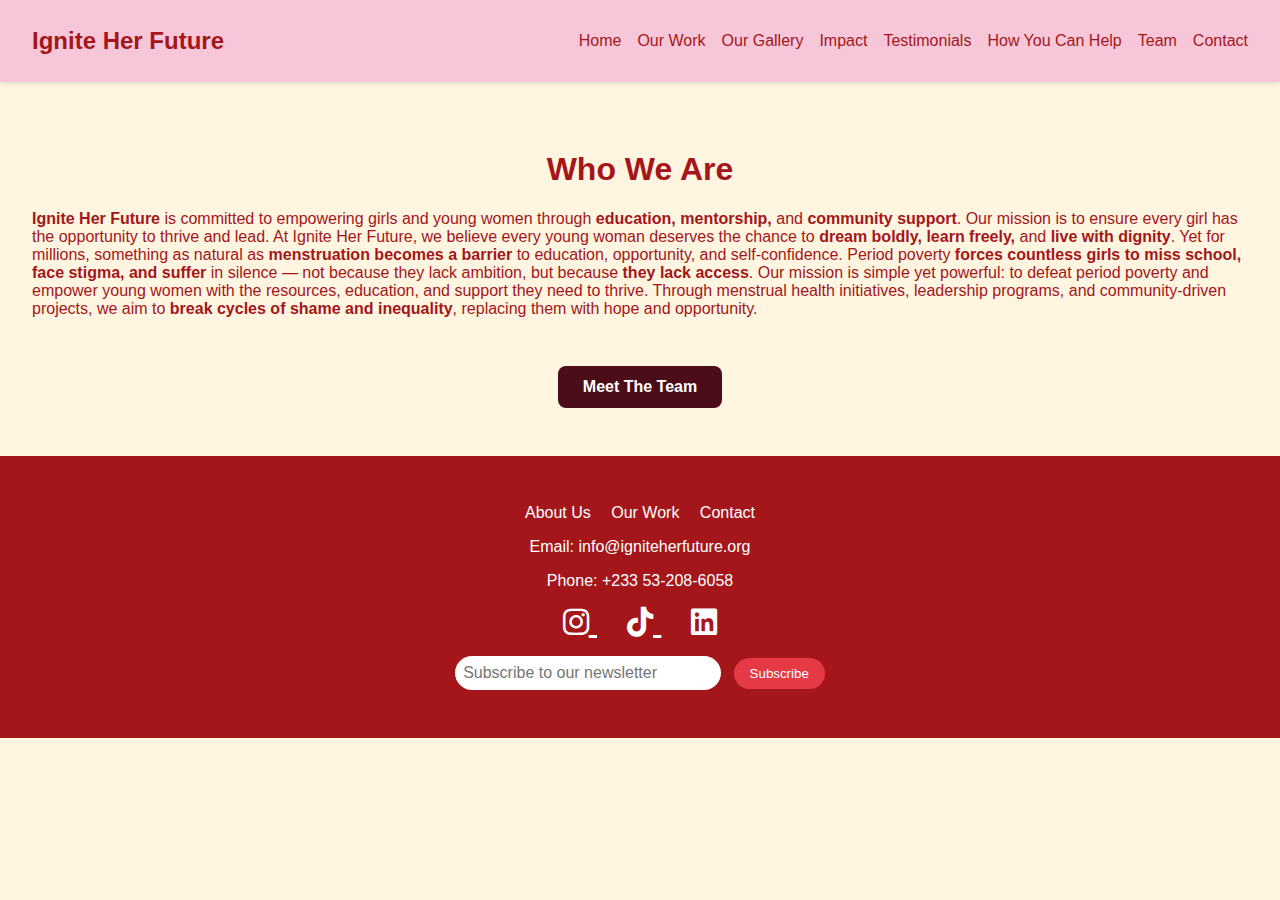
<file: about.html>
<!DOCTYPE html>
<html lang="en">
<head>
  <meta charset="UTF-8" />
  <meta name="viewport" content="width=device-width, initial-scale=1.0" />
  <title>About Us - Ignite Her Future</title>
    <link rel="icon" type="image/x-icon" href="favicon.png.jpg">
  <link rel="stylesheet" href="styles.css" />
  <link rel="stylesheet" href="https://cdnjs.cloudflare.com/ajax/libs/font-awesome/6.4.0/css/all.min.css" />
</head>
<body>
  <header class="header">
    <div class="logo">Ignite Her Future</div>
    <nav class="nav">
      <ul>
        <li><a href="index.html">Home</a></li>
        <li><a href="work.html">Our Work</a></li>
        <li><a href="gallery.html">Our Gallery</a></li>
        <li><a href="impact.html">Impact</a></li>
        <li><a href="testimonials.html">Testimonials</a></li>
        <li><a href="help.html">How You Can Help</a></li>
        <li><a href="meettheteam.html">Team</a></li>
        <li><a href="contact.html">Contact</a></li>
      </ul>
    </nav>
  </header>

  <main>
    <section style="padding: 3rem 2rem; text-align: center;">
      <h1>Who We Are</h1>
      <p class="weare">
        <b>Ignite Her Future</b> is committed to empowering girls and young women through <b>education, mentorship,</b> and <b>community support</b>. Our mission is to ensure every girl has the opportunity to thrive and lead.
        At Ignite Her Future, we believe every young woman deserves the chance to <b>dream boldly, learn freely,</b> and <b>live with dignity</b>. Yet for millions, something as natural as <b>menstruation becomes a barrier</b> to education, opportunity, and self-confidence. Period poverty <b>forces countless girls to miss school, face stigma, and suffer</b> in silence — not because they lack ambition, but because <b>they lack access</b>.

Our mission is simple yet powerful: to defeat period poverty and empower young women with the resources, education, and support they need to thrive. Through menstrual health initiatives, leadership programs, and community-driven projects, we aim to <b>break cycles of shame and inequality</b>, replacing them with hope and opportunity.
      </p>
      <a class="btn-link" href="meettheteam.html">Meet The Team</a>
    </section>
  </main>
  
  <footer>
    <div class="footer-links">
      <a href="about.html">About Us</a>
      <a href="work.html">Our Work</a>
      <a href="contact.html">Contact</a>
    </div>
    <div class="footer-contact">
      <p>Email: info@igniteherfuture.org</p>
      <p>Phone: +233 53-208-6058</p>
    </div>

    <div class="social-media">
      <a href="https://www.instagram.com/igniteherfuture._" target="_blank" style="margin:0 15px; color:white; font-size:30px;">
        <i class="fab fa-instagram"></i>
      </a>
      <a href="https://www.tiktok.com/@igniteherfuture._" target="_blank" style="margin:0 15px; color:white; font-size:30px;">
        <i class="fab fa-tiktok"></i>
      </a>
      <a href="https://linkedin.com" target="_blank" style="margin:0 15px; color:white; font-size:30px;">
       <i class="fab fa-linkedin"></i>
      </a>
    </div>

    <div class="newsletter">
      <input type="email" placeholder="Subscribe to our newsletter" />
      <button>Subscribe</button>
    </div>
  </footer>

  <button id="scrollTopBtn" title="Go to top">↑ Top</button>
  <script src="script.js"></script>
</body>
</html>
</file>
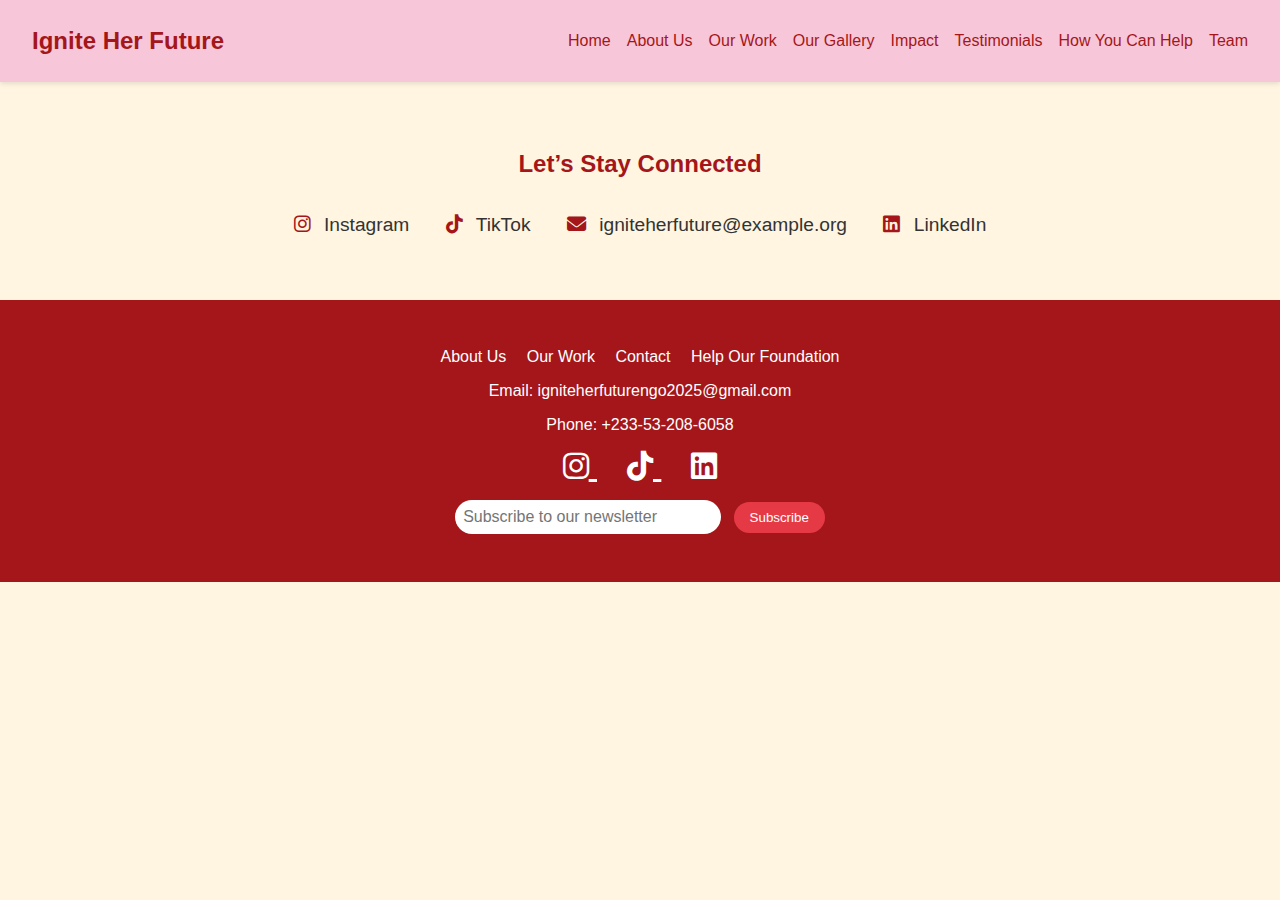
<file: contact.html>
<!DOCTYPE html>
<html lang="en">
<head>
  <meta charset="UTF-8" />
  <meta name="viewport" content="width=device-width, initial-scale=1.0"/>
  <title>Contact Us – Ignite Her Future</title>
  <link rel="icon" type="image/x-icon" href="favicon.png.jpg">
  <link rel="stylesheet" href="styles.css" />
  <link rel="stylesheet" href="https://cdnjs.cloudflare.com/ajax/libs/font-awesome/6.4.0/css/all.min.css" />
</head>
<body>
  <header class="header">
    <div class="logo">Ignite Her Future</div>
    <nav class="nav">
      <ul>
        <li><a href="index.html">Home</a></li>
        <li><a href="about.html">About Us</a></li>
        <li><a href="work.html">Our Work</a></li>
        <li><a href="gallery.html">Our Gallery</a></li>
        <li><a href="impact.html">Impact</a></li>
        <li><a href="testimonials.html">Testimonials</a></li>
        <li><a href="help.html">How You Can Help</a></li>
        <li><a href="meettheteam.html">Team</a></li>
      </ul>
    </nav>
  </header>

  <section class="contact-info">
    <h2>Let’s Stay Connected</h2>
    <div class="contact-icons">
      <a href="https://instagram.com/yourngo" target="_blank">
        <i class="fab fa-instagram"></i> Instagram
      </a>
      <a href="https://www.tiktok.com/@igniteherfuture._" target="_blank">
        <i class="fab fa-tiktok"></i> TikTok
      </a>
      <a href="mailto:igniteherfuture@example.org">
        <i class="fas fa-envelope"></i> igniteherfuture@example.org
      </a>
      <a href="https://linkedin.com/in/yourngo" target="_blank">
        <i class="fab fa-linkedin"></i> LinkedIn
      </a>
      
    </div>
  </section>

  <footer>
    <div class="footer-links">
      <a href="about.html">About Us</a>
      <a href="work.html">Our Work</a>
      <a href="contact.html">Contact</a>
      <a href="help.html">Help Our Foundation</a>
    </div>
    <div class="footer-contact">
      <p>Email: igniteherfuturengo2025@gmail.com</p>
      <p>Phone: +233-53-208-6058</p>
    </div>
    <div class="social-media">
      <a href="https://www.instagram.com/igniteherfuture._" target="_blank" style="margin:0 15px; color:white; font-size:30px;">
        <i class="fab fa-instagram"></i>
      </a>
      <a href="https://www.tiktok.com/@igniteherfuture._" target="_blank" style="margin:0 15px; color:white; font-size:30px;">
        <i class="fab fa-tiktok"></i>
      </a>
      <a href="https://linkedin.com" target="_blank" style="margin:0 15px; color:white; font-size:30px;">
       <i class="fab fa-linkedin"></i>
      </a>
    </div>
    
    <div class="newsletter">
      <input type="email" placeholder="Subscribe to our newsletter" />
      <button>Subscribe</button>
    </div>
  </footer>
</body>
</html>
</file>
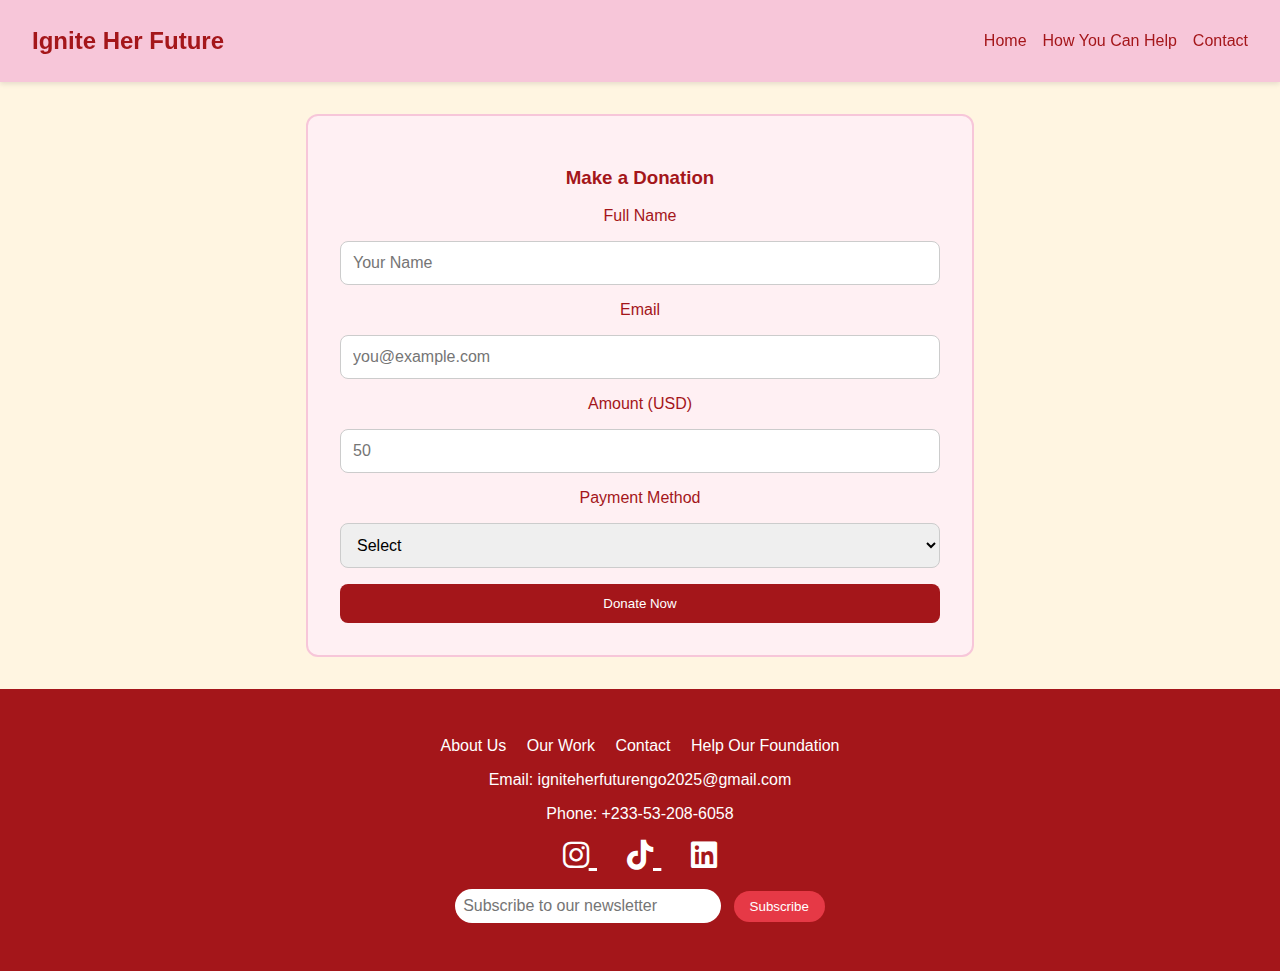
<file: donate.html>
<!DOCTYPE html>
<html lang="en">
<head>
  <meta charset="UTF-8" />
  <meta name="viewport" content="width=device-width, initial-scale=1.0"/>
  <title>Donate – Ignite Her Future</title>
  <link rel="icon" type="image/x-icon" href="favicon.png.jpg">
  <link rel="stylesheet" href="styles.css" />
  <link rel="stylesheet" href="https://cdnjs.cloudflare.com/ajax/libs/font-awesome/6.4.0/css/all.min.css" />
</head>
<body>
  <header class="header">
    <div class="logo">Ignite Her Future</div>
    <nav class="nav">
      <ul>
        <li><a href="index.html">Home</a></li>
        <li><a href="help.html">How You Can Help</a></li>
        <li><a href="contact.html">Contact</a></li>
      </ul>
    </nav>
  </header>

  <section class="donation-form">
    <h3>Make a Donation</h3>
    <form>
      <label>Full Name</label>
      <input type="text" placeholder="Your Name" required />
      <label>Email</label>
      <input type="email" placeholder="you@example.com" required />
      <label>Amount (USD)</label>
      <input type="number" placeholder="50" required />
      <label>Payment Method</label>
      <select required>
        <option value="">Select</option>
        <option>Credit Card</option>
        <option>PayPal</option>
      </select>
      <button type="submit">Donate Now</button>
    </form>
  </section>
  

 <footer>
    <div class="footer-links">
      <a href="about.html">About Us</a>
      <a href="work.html">Our Work</a>
      <a href="contact.html">Contact</a>
      <a href="help.html">Help Our Foundation</a>
    </div>
    <div class="footer-contact">
      <p>Email: igniteherfuturengo2025@gmail.com</p>
      <p>Phone: +233-53-208-6058</p>
    </div>

    <div class="social-media">
      <a href="https://www.instagram.com/igniteherfuture._" target="_blank" style="margin:0 15px; color:white; font-size:30px;">
        <i class="fab fa-instagram"></i>
      </a>
      <a href="https://www.tiktok.com/@igniteherfuture._" target="_blank" style="margin:0 15px; color:white; font-size:30px;">
        <i class="fab fa-tiktok"></i>
      </a>
      <a href="https://linkedin.com" target="_blank" style="margin:0 15px; color:white; font-size:30px;">
       <i class="fab fa-linkedin"></i>
      </a>
    </div>

    <div class="newsletter">
      <input type="email" placeholder="Subscribe to our newsletter" />
      <button>Subscribe</button>
    </div>
  </footer>
</body>
</html>
</file>
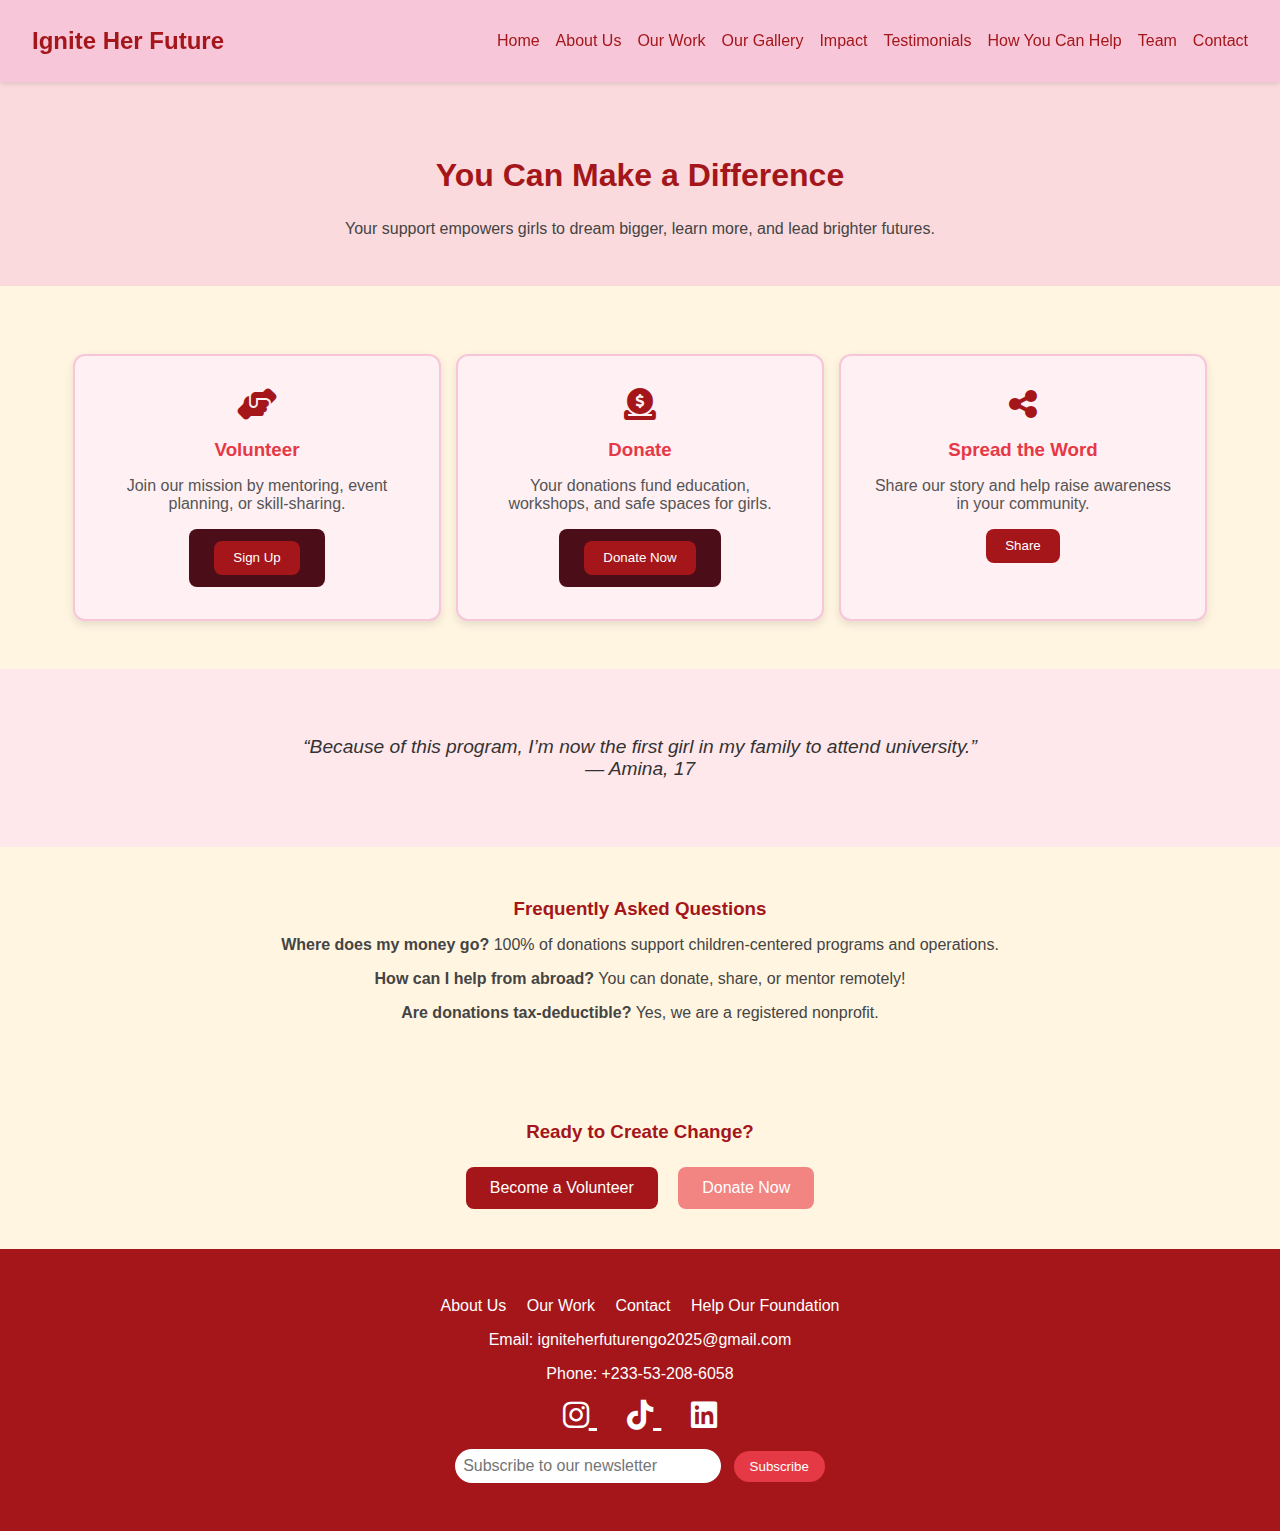
<file: help.html>
<!DOCTYPE html>
<html lang="en">
<head>
  <meta charset="UTF-8" />
  <meta name="viewport" content="width=device-width, initial-scale=1.0"/>
  <title>How You Can Help – Ignite Her Future</title>
  <link rel="icon" type="image/x-icon" href="favicon.jpg">
  <link rel="stylesheet" href="styles.css" />
  <link rel="stylesheet" href="https://cdnjs.cloudflare.com/ajax/libs/font-awesome/6.4.0/css/all.min.css" />
</head>
<body>
  <header class="header">
    <div class="logo">Ignite Her Future</div>
    <nav class="nav">
      <ul>
        <li><a href="index.html">Home</a></li>
        <li><a href="about.html">About Us</a></li>
        <li><a href="work.html">Our Work</a></li>
        <li><a href="gallery.html">Our Gallery</a></li>
        <li><a href="impact.html">Impact</a></li>
        <li><a href="testimonials.html">Testimonials</a></li>
        <li><a href="help.html" class="active">How You Can Help</a></li>
        <li><a href="meettheteam.html">Team</a></li>
        <li><a href="contact.html">Contact</a></li>
      </ul>
    </nav>
  </header>

  <section class="help-intro">
    <h2>You Can Make a Difference</h2>
    <p>Your support empowers girls to dream bigger, learn more, and lead brighter futures.</p>
  </section>

  <section class="help-options">
    <div class="option-card1"><i class="fas fa-hands-helping fa-2x"></i>
      <h3>Volunteer</h3>
      <p>Join our mission by mentoring, event planning, or skill-sharing.</p>
      <a href="https://docs.google.com/forms/d/e/1FAIpQLSfyHnaIdaJl4TY-Z1r2mdEFq7ZazXG79J9uMETobNzAiBgGTw/viewform?usp=header"><button>Sign Up</button></a>
    </div>
    <div class="option-card1"><i class="fas fa-donate fa-2x"></i>
      <h3>Donate</h3>
      <p>Your donations fund education, workshops, and safe spaces for girls.</p>
      <a href="donate.html"><button>Donate Now</button></a>
    </div>
    <div class="option-card1"><i class="fas fa-share-alt fa-2x"></i>
      <h3>Spread the Word</h3>
      <p>Share our story and help raise awareness in your community.</p>
      <button id="shareBtn">Share</button>

    </div>
  </section>

  <section class="impact-quote">
    <blockquote>
      “Because of this program, I’m now the first girl in my family to attend university.”<br>— Amina, 17
    </blockquote>
  </section>

  <section class="faq">
    <h3>Frequently Asked Questions</h3>
    <ul>
      <li><strong>Where does my money go?</strong> 100% of donations support children-centered programs and operations.</li>
      <li><strong>How can I help from abroad?</strong> You can donate, share, or mentor remotely!</li>
      <li><strong>Are donations tax-deductible?</strong> Yes, we are a registered nonprofit.</li>
    </ul>
  </section>

  <section class="cta-final">
    <h3>Ready to Create Change?</h3>
    <a href="https://docs.google.com/forms/d/e/1FAIpQLSfyHnaIdaJl4TY-Z1r2mdEFq7ZazXG79J9uMETobNzAiBgGTw/viewform?usp=header"><button class="cta-button">Become a Volunteer</button></a>
    <a href="donate.html"><button class="cta-button donate">Donate Now</button></a>
  </section>

  <!-- Share popup (HTML only) -->
<div id="sharePopup" class="share-popup">
  <button id="copyLink">Copy Link</button>
  <button id="shareWhatsApp">Share on WhatsApp</button>
  <button id="shareTwitter">Share on Twitter</button>
  <button id="shareFacebook">Share on Facebook</button>
  <button id="shareEmail">Share via Email</button>
</div>
  <script>
    const shareBtn = document.getElementById('shareBtn');
    const sharePopup = document.getElementById('sharePopup');
    const shareUrl = "https://igniteherfuture.org";
    const shareText = "Support Ignite Her Future!";

    shareBtn.addEventListener('click', (e) => {
      e.preventDefault();

      if (navigator.share) {
        // Use native share if available
        navigator.share({
          title: "Ignite Her Future",
          text: shareText,
          url: shareUrl
        }).catch(err => console.log("Share canceled:", err));
      } else {
        // Fallback popup
        sharePopup.classList.toggle('show');
        // Position popup below button
        const rect = shareBtn.getBoundingClientRect();
        sharePopup.style.left = rect.left + "px";
        sharePopup.style.top = rect.bottom + 5 + "px";
      }
    });

    document.getElementById('copyLink').addEventListener('click', () => {
      navigator.clipboard.writeText(shareUrl);
      alert("Link copied to clipboard!");
      sharePopup.classList.remove('show');
    });

    document.getElementById('shareWhatsApp').addEventListener('click', () => {
      window.open(`https://wa.me/?text=${encodeURIComponent(shareText + " " + shareUrl)}`, "_blank");
    });

    document.getElementById('shareTwitter').addEventListener('click', () => {
      window.open(`https://twitter.com/intent/tweet?text=${encodeURIComponent(shareText)}&url=${encodeURIComponent(shareUrl)}`, "_blank");
    });

    document.getElementById('shareFacebook').addEventListener('click', () => {
      window.open(`https://www.facebook.com/sharer/sharer.php?u=${encodeURIComponent(shareUrl)}`, "_blank");
    });

    document.getElementById('shareEmail').addEventListener('click', () => {
      window.location.href = `mailto:?subject=${encodeURIComponent("Ignite Her Future")}&body=${encodeURIComponent(shareText + " " + shareUrl)}`;
    });

    // Close popup when clicking outside
    document.addEventListener('click', (e) => {
      if (!sharePopup.contains(e.target) && e.target !== shareBtn) {
        sharePopup.classList.remove('show');
      }
    });
  </script>

  </div>

  <footer>
    <div class="footer-links">
      <a href="about.html">About Us</a>
      <a href="work.html">Our Work</a>
      <a href="contact.html">Contact</a>
      <a href="help.html">Help Our Foundation</a>
    </div>

    <div class="footer-contact">
      <p>Email: igniteherfuturengo2025@gmail.com</p>
      <p>Phone: +233-53-208-6058</p>
    </div>

    <div class="social-media">
      <a href="https://www.instagram.com/@igniteherfuture._" target="_blank" style="margin:0 15px; color:white; font-size:30px;">
        <i class="fab fa-instagram"></i>
      </a>
      <a href="https://www.tiktok.com/@igniteherfuture._" target="_blank" style="margin:0 15px; color:white; font-size:30px;">
        <i class="fab fa-tiktok"></i>
      </a>
      <a href="https://linkedin.com" target="_blank" style="margin:0 15px; color:white; font-size:30px;">
       <i class="fab fa-linkedin"></i>
      </a>
    </div>

    <div class="newsletter">
      <input type="email" placeholder="Subscribe to our newsletter" />
      <button>Subscribe</button>
    </div>
  </footer>
</body>
</html>
</file>
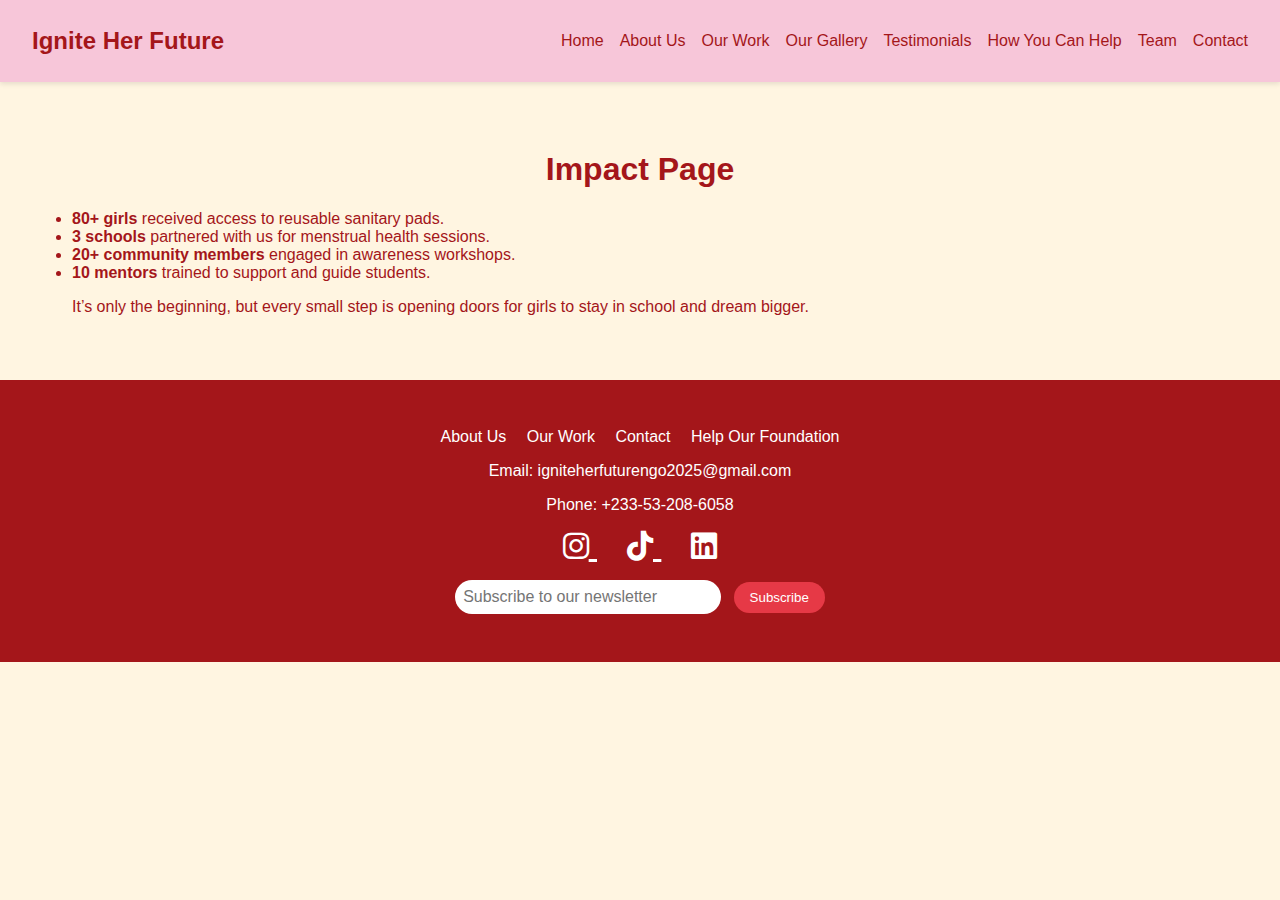
<file: impact.html>
<!DOCTYPE html>
<html lang="en">
<head>
  <meta charset="UTF-8" />
  <meta name="viewport" content="width=device-width, initial-scale=1.0" />
  <title>Impact Page – Ignite Her Future</title>
  <link rel="icon" type="image/x-icon" href="favicon.png.jpg">
  <link rel="stylesheet" href="styles.css" />
  <link rel="stylesheet" href="https://cdnjs.cloudflare.com/ajax/libs/font-awesome/6.4.0/css/all.min.css" />
</head>
<body>
  <header class="header">
    <div class="logo">Ignite Her Future</div>
    <nav class="nav">
      <ul>
        <li><a href="index.html">Home</a></li>
        <li><a href="about.html">About Us</a></li>
        <li><a href="work.html">Our Work</a></li>
        <li><a href="gallery.html">Our Gallery</a></li>
        <li><a href="testimonials.html">Testimonials</a></li>
        <li><a href="help.html">How You Can Help</a></li>
        <li><a href="meettheteam.html">Team</a></li>
        <li><a href="contact.html">Contact</a></li>
      </ul>
    </nav>
  </header>

  <main>
    <section style="padding: 3rem 2rem; text-align: center;">
      <h1>Impact Page</h1>     

      <ul class="impact">
        <li><strong>80+ girls</strong> received access to reusable sanitary pads.</li>
        <li><strong>3 schools</strong> partnered with us for menstrual health sessions.</li>
        <li><strong>20+ community members</strong> engaged in awareness workshops.</li>
        <li><strong>10 mentors</strong> trained to support and guide students.</li>
            <p class="note">It’s only the beginning, but every small step is opening doors for girls to stay in school and dream bigger.</p>

      </ul>

    </section>
  </main>

  <footer>
    <div class="footer-links">
      <a href="about.html">About Us</a>
      <a href="work.html">Our Work</a>
      <a href="contact.html">Contact</a>
      <a href="help.html">Help Our Foundation</a>
    </div>
    <div class="footer-contact">
      <p>Email: igniteherfuturengo2025@gmail.com</p>
      <p>Phone: +233-53-208-6058</p>
    </div>

    <div class="social-media">
      <a href="https://www.instagram.com/igniteherfuture._" target="_blank" style="margin:0 15px; color:white; font-size:30px;">
        <i class="fab fa-instagram"></i>
      </a>
      <a href="https://www.tiktok.com/@igniteherfuture._" target="_blank" style="margin:0 15px; color:white; font-size:30px;">
        <i class="fab fa-tiktok"></i>
      </a>
      <a href="https://linkedin.com" target="_blank" style="margin:0 15px; color:white; font-size:30px;">
       <i class="fab fa-linkedin"></i>
      </a>
    </div>

    <div class="newsletter">
      <input type="email" placeholder="Subscribe to our newsletter" />
      <button>Subscribe</button>
    </div>
  </footer>

  <button id="scrollTopBtn" title="Go to top">↑ Top</button>
  <script src="script.js"></script>
</body>
</html>
</file>
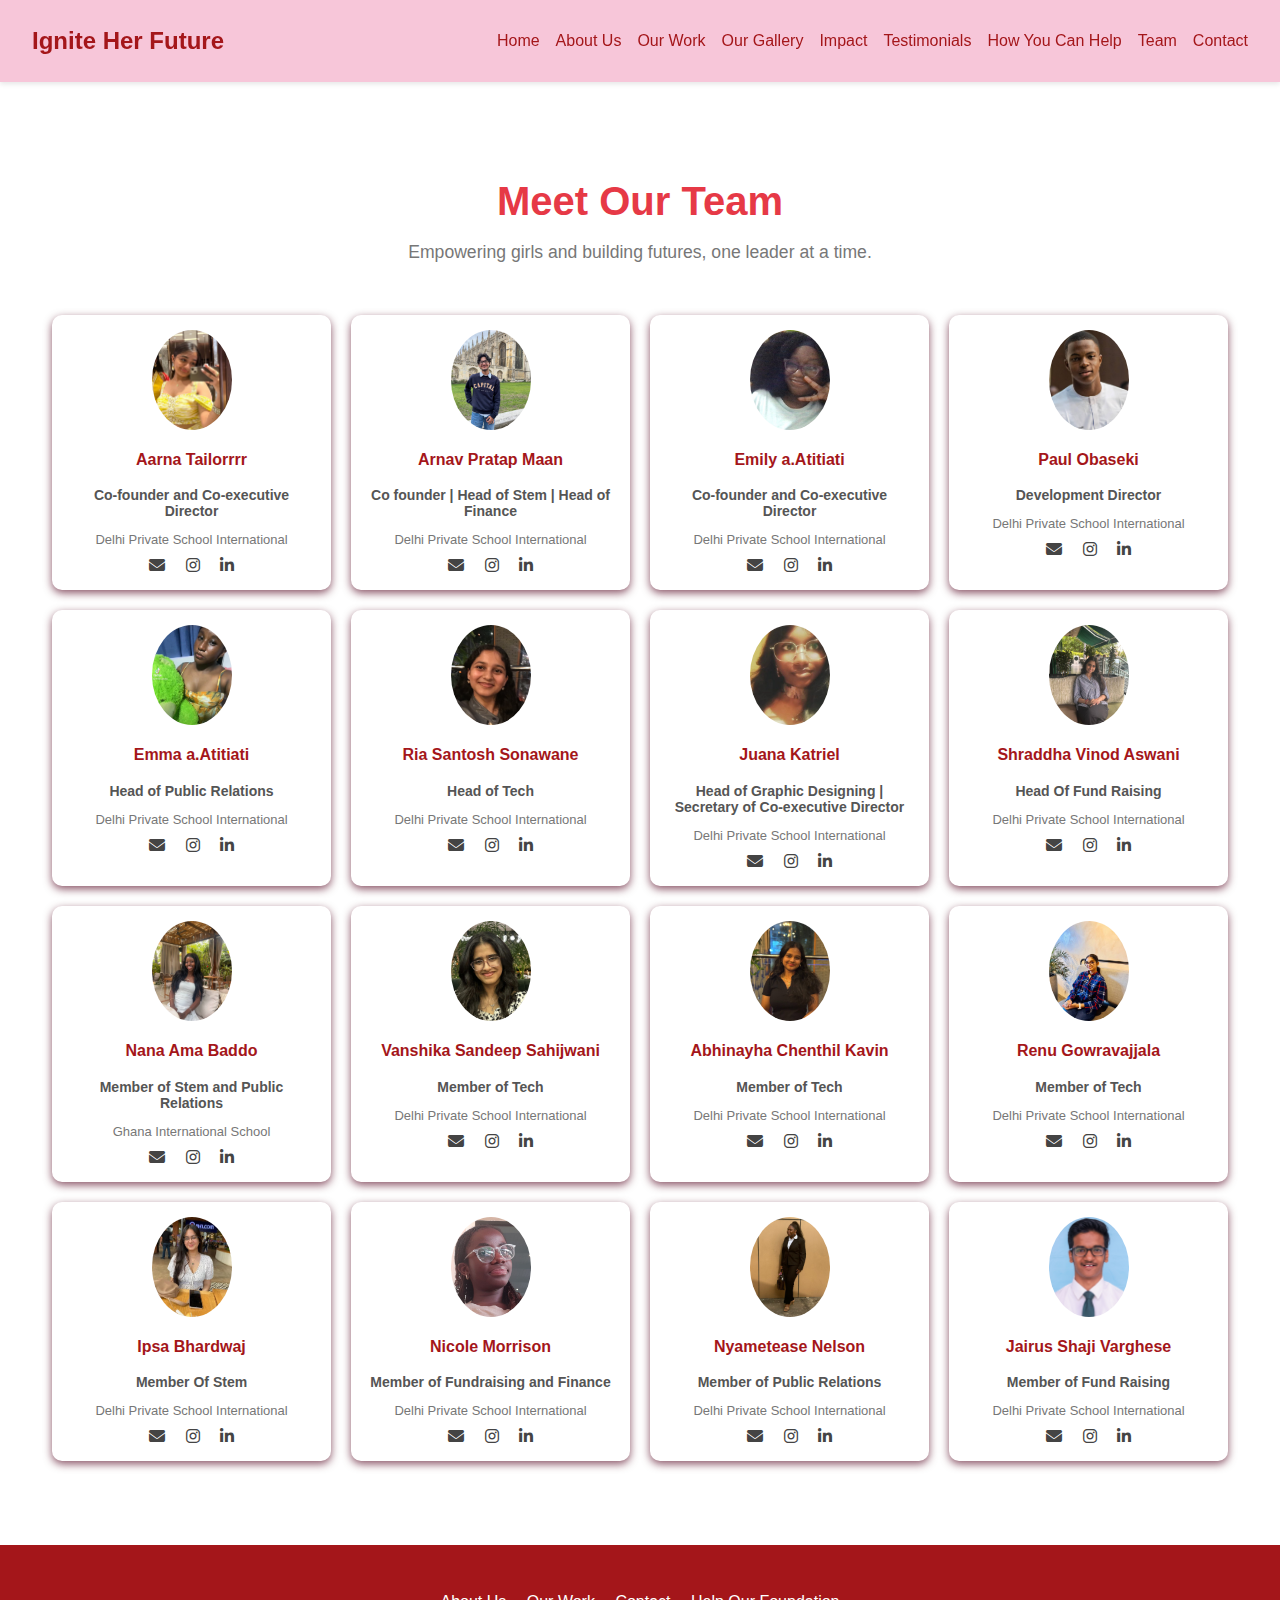
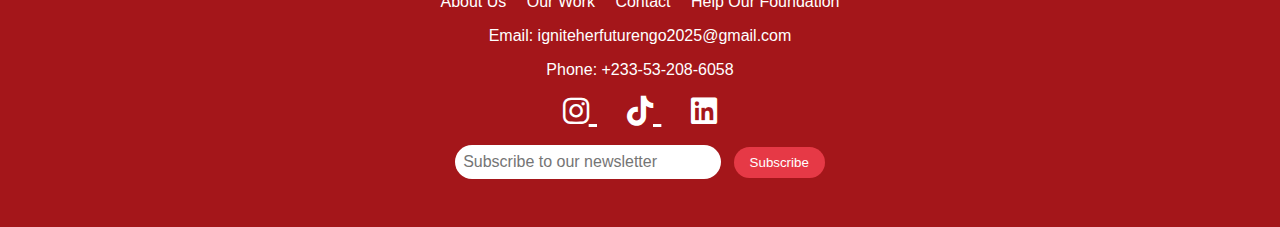
<file: meettheteam.html>
<!DOCTYPE html>
<html lang="en">
<head>
  <meta charset="UTF-8" />
  <meta name="viewport" content="width=device-width, initial-scale=1.0" />
  <title>Meet the Team – Ignite Her Future</title>
  <link rel="icon" type="image/x-icon" href="favicon.jpg">
  <link rel="stylesheet" href="styles.css" />
  <link rel="stylesheet" href="https://cdnjs.cloudflare.com/ajax/libs/font-awesome/6.4.0/css/all.min.css" />
</head>
<body>
  <header class="header">
    <div class="logo">Ignite Her Future</div>
    <nav class="nav">
      <ul>
        <li><a href="index.html">Home</a></li>
        <li><a href="about.html">About Us</a></li>
        <li><a href="work.html">Our Work</a></li>
        <li><a href="gallery.html">Our Gallery</a></li>
        <li><a href="impact.html">Impact</a></li>
        <li><a href="testimonials.html">Testimonials</a></li>
        <li><a href="help.html">How You Can Help</a></li>
        <li><a href="meettheteam.html">Team</a></li>
        <li><a href="contact.html">Contact</a></li>
      </ul>
    </nav>
  </header>

  <section class="team-section">
    <h2>Meet Our Team</h2>
    <p class="subtitle">Empowering girls and building futures, one leader at a time.</p>
    <div class="team-grid">

      <div class="member-card">
        <img src="photo_2025-09-13_13-51-10.jpg" alt="Jane Doe">
        <h3>Aarna Tailorrrr</h3>
        <h4>Co-founder and Co-executive Director</h4>
        <p>Delhi Private School International</p>
        <div class="social-icons">
          <a href="https://mail.google.com/mail/?view=cm&to=aarnakumar6@gmail.com" target="_blank"><i class="fa-solid fa-envelope"></i></a>
          <a href="https://www.instagram.com/aarnatail0rr"><i class="fab fa-instagram"></i></a>
          <a href="#"><i class="fab fa-linkedin-in"></i></a>
        </div>
      </div>

      <div class="member-card">
        <img src="photo_2025-12-13_11-53-58.jpg" alt="Jane Doe">
        <h3>Arnav Pratap Maan</h3>
        <h4>Co founder | Head of Stem | Head of Finance</h4>
        <p>Delhi Private School International</p>
        <div class="social-icons">
          <a href="https://mail.google.com/mail/?view=cm&to=arnavpratapmaan@gmail.com" target="_blank"><i class="fa-solid fa-envelope"></i></a>
          <a href="https://www.instagram.com/arnavvmaan"><i class="fab fa-instagram"></i></a>
          <a href="#"><i class="fab fa-linkedin-in"></i></a>
        </div>
      </div>

      <div class="member-card">
        <img src="photo_2025-09-22_09-05-02emily.jpg" alt="Jane Doe">
        <h3>Emily a.Atitiati</h3>
        <h4>Co-founder and Co-executive Director</h4>
        <p>Delhi Private School International</p>
        <div class="social-icons">
          <a href="https://mail.google.com/mail/?view=cm&to=emyatitiati2010@gmail.com" target="_blank"><i class="fa-solid fa-envelope"></i></a>
          <a href="https://www.instagram.com/atlasemy"><i class="fab fa-instagram"></i></a>
          <a href="http://linkedin.com/in/emily-atitiati-808064250"><i class="fab fa-linkedin-in"></i></a>
        </div>
      </div>

      <div class="member-card">
        <img src="photo_2025-09-13_22-54-53.jpg" alt="Jane Doe">
        <h3>Paul Obaseki</h3>
        <h4>Development Director</h4>
        <p>Delhi Private School International</p>
        <div class="social-icons">
          <a href="https://mail.google.com/mail/?view=cm&to=paulobaseki2010@gmail.com" target="_blank"><i class="fa-solid fa-envelope"></i></a>
          <a href="https://www.instagram.com/"><i class="fab fa-instagram"></i></a>
          <a href="#"><i class="fab fa-linkedin-in"></i></a>
        </div>
      </div>

      <div class="member-card">
        <img src="photo_2025-09-14_21-18-05.jpg" alt="John Doe">
        <h3>Emma a.Atitiati</h3>
        <h4>Head of Public Relations</h4>
        <p>Delhi Private School International</p>
        <div class="social-icons">
          <a href="https://mail.google.com/mail/?view=cm&to=Emmatitiati2010@gmail.com" target="_blank"><i class="fa-solid fa-envelope"></i></a>
          <a href="https://www.instagram.com/downbad_formile"><i class="fab fa-instagram"></i></a>
          <a href="#"><i class="fab fa-linkedin-in"></i></a>
        </div>
      </div>

      <div class="member-card">
        <img src="IMG_0587.JPG" alt="Jane Doe">
        <h3>Ria Santosh Sonawane</h3>
        <h4>Head of Tech</h4>
        <p>Delhi Private School International</p>
        <div class="social-icons">
          <a href="https://mail.google.com/mail/?view=cm&to=sonawaneria@gmail.com" target="_blank"><i class="fa-solid fa-envelope"></i></a>
          <a href="https://www.instagram.com/_ria_ss"><i class="fab fa-instagram"></i></a>
          <a href="#"><i class="fab fa-linkedin-in"></i></a>
        </div>
      </div>

      <div class="member-card">
        <img src="photo_2025-09-14_15-19-18.jpg" alt="Jane Doe">
        <h3>Juana Katriel</h3>
        <h4>Head of Graphic Designing | Secretary of Co-executive Director </h4>
        <p>Delhi Private School International</p>
        <div class="social-icons">
          <a href="https://mail.google.com/mail/?view=cm&to=vinothkumar@gmail.com" target="_blank"><i class="fa-solid fa-envelope"></i></a>
          <a href="https://www.instagram.com/juanakatriel"><i class="fab fa-instagram"></i></a>
          <a href="#"><i class="fab fa-linkedin-in"></i></a>
        </div>
      </div>

      <div class="member-card">
        <img src="photo_2025-09-13_13-45-50.jpg" alt="Jane Doe">
        <h3>Shraddha Vinod Aswani</h3>
        <h4>Head Of Fund Raising</h4>
        <p>Delhi Private School International</p>
        <div class="social-icons">
          <a href="https://mail.google.com/mail/?view=cm&to=shraddhaaswani624@gmail.com" target="_blank"><i class="fa-solid fa-envelope"></i></a>
          <a href="https://www.instagram.com/aswanishraddha1"><i class="fab fa-instagram"></i></a>
          <a href="#"><i class="fab fa-linkedin-in"></i></a>
        </div>
      </div>

      <div class="member-card">
        <img src="photo_2025-09-13_22-20-50.jpg" alt="Jane Doe">
        <h3>Nana Ama Baddo</h3>
        <h4>Member of Stem and Public Relations</h4>
        <p>Ghana International School</p>
        <div class="social-icons">
          <a href="https://mail.google.com/mail/?view=cm&to=nanaama.baddoo@gmail.com" target="_blank"><i class="fa-solid fa-envelope"></i></a>
          <a href="https://www.instagram.com/amabaddoo"><i class="fab fa-instagram"></i></a>
          <a href="#"><i class="fab fa-linkedin-in"></i></a>
        </div>
      </div>

      <div class="member-card">
        <img src="photo_2025-12-13_11-42-05van.jpg" alt="Jane Doe">
        <h3>Vanshika Sandeep Sahijwani</h3>
        <h4>Member of Tech</h4>
        <p>Delhi Private School International</p>
        <div class="social-icons">
          <a href="https://mail.google.com/mail/?view=cm&to=vanshikasahijwani@gmail.com " target="_blank"><i class="fa-solid fa-envelope"></i></a>
          <a href="https://www.instagram.com/ss.vanshikaa"><i class="fab fa-instagram"></i></a>
          <a href="#"><i class="fab fa-linkedin-in"></i></a>
        </div>
      </div>

      <div class="member-card">
        <img src="photo_2025-09-13_13-52-15.jpg" alt="Jane Doe">
        <h3>Abhinayha Chenthil Kavin</h3>
        <h4>Member of Tech</h4>
        <p>Delhi Private School International</p>
        <div class="social-icons">
          <a href="https://mail.google.com/mail/?view=cm&to=ckabhinayha@gmail.com" target="_blank"><i class="fa-solid fa-envelope"></i></a>
          <a href="https://www.instagram.com/abhinayha_914"><i class="fab fa-instagram"></i></a>
          <a href="#"><i class="fab fa-linkedin-in"></i></a>
        </div>
      </div>

      <div class="member-card">
        <img src="photo_2025-09-13_13-29-49.jpg" alt="Jane Doe">
        <h3>Renu Gowravajjala</h3>
        <h4>Member of Tech</h4>
        <p>Delhi Private School International</p>
        <div class="social-icons">
          <a href="https://mail.google.com/mail/?view=cm&to=umarenu09@gmail.com" target="_blank"><i class="fa-solid fa-envelope"></i></a>
          <a href="https://www.instagram.com/renu_bruh"><i class="fab fa-instagram"></i></a>
          <a href="#"><i class="fab fa-linkedin-in"></i></a>
        </div>
      </div>

      <div class="member-card">
        <img src="photo_2025-09-13_22-24-43.jpg" alt="Jane Doe">
        <h3>Ipsa Bhardwaj</h3>
        <h4>Member Of Stem</h4>
        <p>Delhi Private School International</p>
        <div class="social-icons">
          <a href="https://mail.google.com/mail/?view=cm&to=bhardwajipsa@gmail.com " target="_blank"><i class="fa-solid fa-envelope"></i></a>
          <a href="https://www.instagram.com/_.implieyy_"><i class="fab fa-instagram"></i></a>
          <a href="#"><i class="fab fa-linkedin-in"></i></a>
        </div>
      </div>

      <div class="member-card">
        <img src="photo_2025-09-13_22-31-30.jpg" alt="Jane Doe">
        <h3>Nicole Morrison </h3>
        <h4>Member of Fundraising and Finance</h4>
        <p>Delhi Private School International</p>
        <div class="social-icons">
          <a href="https://mail.google.com/mail/?view=cm&to=nicoleboaduamorrison@gmail.com " target="_blank"><i class="fa-solid fa-envelope"></i></a>
          <a href="https://www.instagram.com/m.n_nicole"><i class="fab fa-instagram"></i></a>
          <a href="https://www.linkedin.com/in/nicole-morrison-801112376"><i class="fab fa-linkedin-in"></i></a>
        </div>
      </div>

      <div class="member-card">
        <img src="photo_2025-12-13_15-18-17.jpg" alt="Jane Doe">
        <h3>Nyametease Nelson</h3>
        <h4>Member of Public Relations</h4>
        <p>Delhi Private School International</p>
        <div class="social-icons">
          <a href="https://mail.google.com/mail/?view=cm&to=nyameteasenelson@gmail.com" target="_blank"><i class="fa-solid fa-envelope"></i></a>
          <a href="https://www.instagram.com/ss.vanshikaa"><i class="fab fa-instagram"></i></a>
          <a href="#"><i class="fab fa-linkedin-in"></i></a>
        </div>
      </div>

      <div class="member-card">
        <img src="Screenshot_20240827_154904_Edunext.jpg" alt="Jane Doe">
        <h3>Jairus Shaji Varghese</h3>
        <h4>Member of Fund Raising </h4>
        <p>Delhi Private School International</p>
        <div class="social-icons">
          <a href="https://mail.google.com/mail/?view=cm&to=jairusshaji17@gmail.com" target="_blank"><i class="fa-solid fa-envelope"></i></a>
          <a href="https://www.instagram.com/ss.vanshikaa"><i class="fab fa-instagram"></i></a>
          <a href="https://www.linkedin.com/in/jairus-shaji-0a06a336b"><i class="fab fa-linkedin-in"></i></a>
        </div>
      </div>


    </div>



  </section>

  <footer>
    <div class="footer-links">
      <a href="about.html">About Us</a>
      <a href="work.html">Our Work</a>
      <a href="contact.html">Contact</a>
      <a href="help.html">Help Our Foundation</a>
    </div>
    <div class="footer-contact">
      <p>Email: igniteherfuturengo2025@gmail.com</p>
      <p>Phone: +233-53-208-6058</p>
    </div>

    <div class="social-media">
      <a href="https://www.instagram.com/@igniteherfuture._" target="_blank" style="margin:0 15px; color:white; font-size:30px;">
        <i class="fab fa-instagram"></i>
      </a>
      <a href="https://www.tiktok.com/@igniteherfuture._" target="_blank" style="margin:0 15px; color:white; font-size:30px;">
        <i class="fab fa-tiktok"></i>
      </a>
      <a href="https://linkedin.com" target="_blank" style="margin:0 15px; color:white; font-size:30px;">
       <i class="fab fa-linkedin"></i>
      </a>
    </div>

    <div class="newsletter">
      <input type="email" placeholder="Subscribe to our newsletter" />
      <button>Subscribe</button>
    </div>
  </footer>


  <script src="script.js"></script>
</body>
</html>
</file>
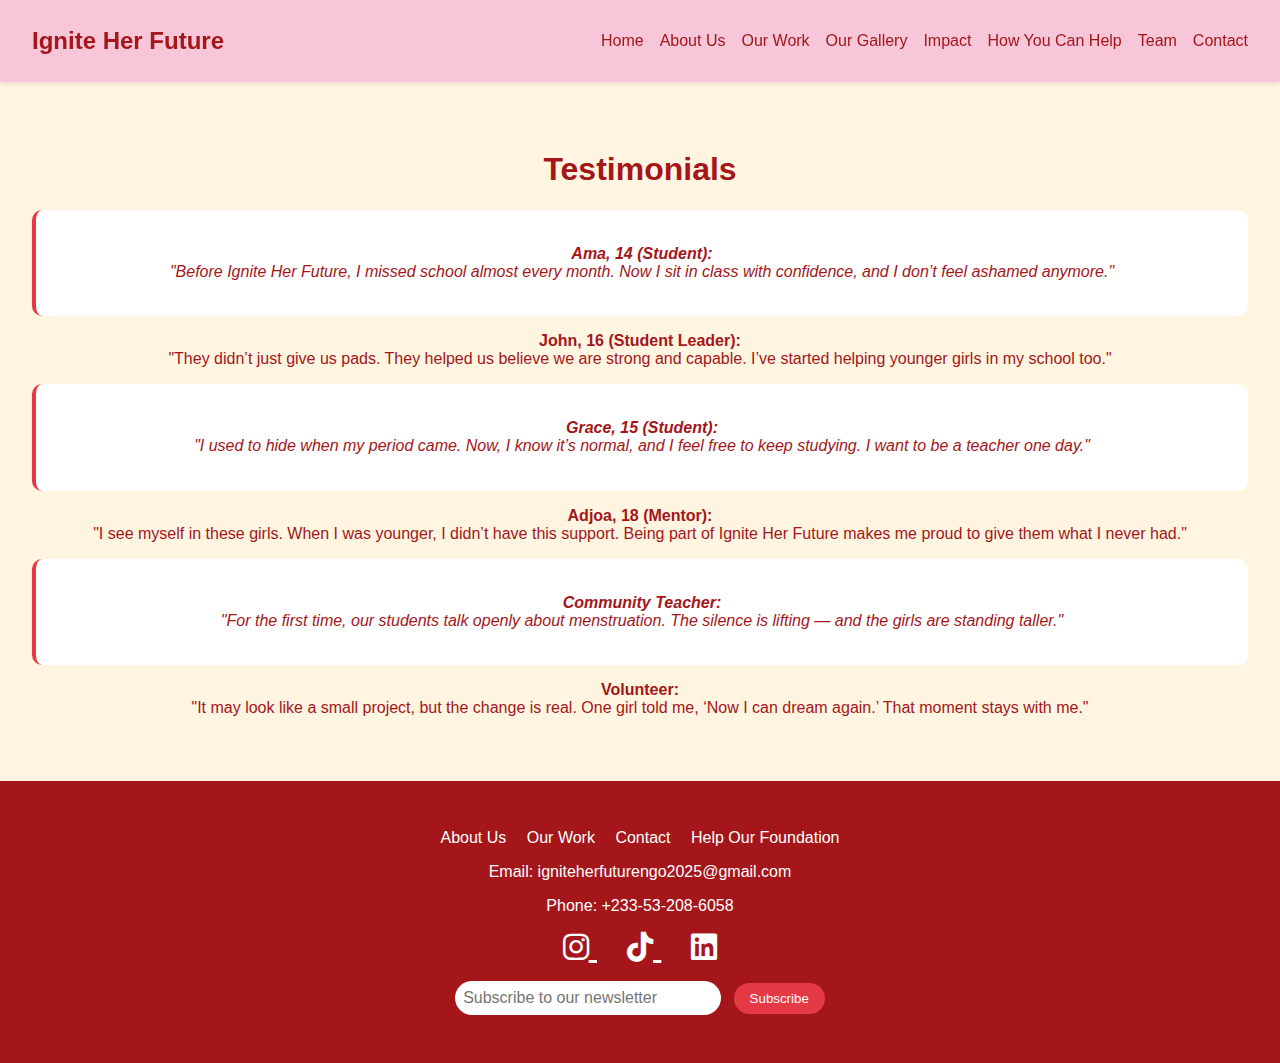
<file: testimonials.html>
<!DOCTYPE html>
<html lang="en">
<head>
  <meta charset="UTF-8" />
  <meta name="viewport" content="width=device-width, initial-scale=1.0" />
  <title>Testimonials Page - Ignite Her Future</title>
  <link rel="icon" type="image/x-icon" href="favicon.png.jpg">
  <link rel="stylesheet" href="styles.css" />
  <link rel="stylesheet" href="https://cdnjs.cloudflare.com/ajax/libs/font-awesome/6.4.0/css/all.min.css" />
</head>
<body>
  <header class="header">
    <div class="logo">Ignite Her Future</div>
    <nav class="nav">
      <ul>
        <li><a href="index.html">Home</a></li>
        <li><a href="about.html">About Us</a></li>
        <li><a href="work.html">Our Work</a></li>
        <li><a href="gallery.html">Our Gallery</a></li>
        <li><a href="impact.html">Impact</a></li>
        <li><a href="help.html">How You Can Help</a></li>
        <li><a href="meettheteam.html">Team</a></li>
        <li><a href="contact.html">Contact</a></li>
      </ul>
    </nav>
  </header>

  <main>
    <section style="padding: 3rem 2rem; text-align: center;">
      <h1>Testimonials </h1>
      <div class="testimonial">
    <p><strong>Ama, 14 (Student):</strong><br>
    "Before Ignite Her Future, I missed school almost every month. Now I sit in class with confidence, and I don’t feel ashamed anymore."</p>
  </div>

  <div class="testimonial1">
    <p><strong>John, 16 (Student Leader):</strong><br>
    "They didn’t just give us pads. They helped us believe we are strong and capable. I’ve started helping younger girls in my school too."</p>
  </div>

  <div class="testimonial">
    <p><strong>Grace, 15 (Student):</strong><br>
    "I used to hide when my period came. Now, I know it’s normal, and I feel free to keep studying. I want to be a teacher one day."</p>
  </div>

  <div class="testimonial1">
    <p><strong>Adjoa, 18 (Mentor):</strong><br>
    "I see myself in these girls. When I was younger, I didn’t have this support. Being part of Ignite Her Future makes me proud to give them what I never had."</p>
  </div>

  <div class="testimonial">
    <p><strong>Community Teacher:</strong><br>
    "For the first time, our students talk openly about menstruation. The silence is lifting — and the girls are standing taller."</p>
  </div>

  <div class="testimonial1">
    <p><strong>Volunteer:</strong><br>
    "It may look like a small project, but the change is real. One girl told me, ‘Now I can dream again.’ That moment stays with me."</p>
  </div>

    </section>
  </main>

  <footer>
    <div class="footer-links">
      <a href="about.html">About Us</a>
      <a href="work.html">Our Work</a>
      <a href="contact.html">Contact</a>
      <a href="help.html">Help Our Foundation</a>
    </div>
    <div class="footer-contact">
      <p>Email: igniteherfuturengo2025@gmail.com</p>
      <p>Phone: +233-53-208-6058</p>
    </div>

    <div class="social-media">
      <a href="https://www.instagram.com/igniteherfuture._" target="_blank" style="margin:0 15px; color:white; font-size:30px;">
        <i class="fab fa-instagram"></i>
      </a>
      <a href="https://www.tiktok.com/@igniteherfuture._" target="_blank" style="margin:0 15px; color:white; font-size:30px;">
        <i class="fab fa-tiktok"></i>
      </a>
      <a href="https://linkedin.com" target="_blank" style="margin:0 15px; color:white; font-size:30px;">
       <i class="fab fa-linkedin"></i>
      </a>
    </div>

    <div class="newsletter">
      <input type="email" placeholder="Subscribe to our newsletter" />
      <button>Subscribe</button>
    </div>
  </footer>

  <script src="script.js"></script>
</body>
</html>
</file>
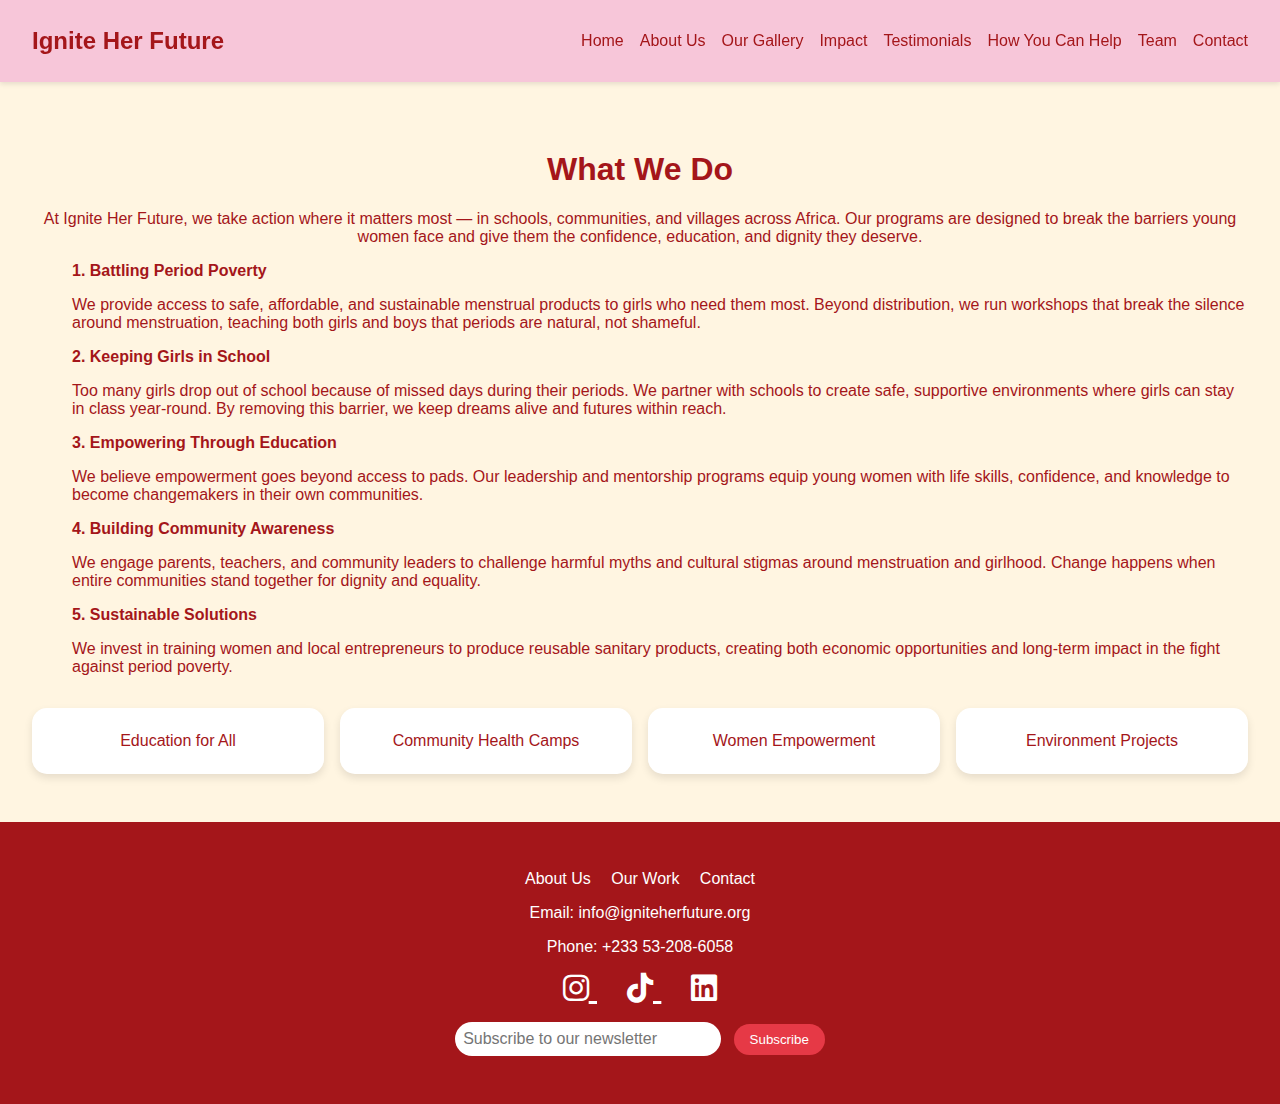
<file: work.html>
<!DOCTYPE html>
<html lang="en">
<head>
  <meta charset="UTF-8" />
  <meta name="viewport" content="width=device-width, initial-scale=1.0" />
  <title>Our Work - Ignite Her Future</title>
    <link rel="icon" type="image/x-icon" href="favicon.jpg">
  <link rel="stylesheet" href="styles.css" />
  <link rel="stylesheet" href="https://cdnjs.cloudflare.com/ajax/libs/font-awesome/6.4.0/css/all.min.css" />
</head>
<body>
  <header class="header">
    <div class="logo">Ignite Her Future</div>
    <nav class="nav">
      <ul>
        <li><a href="index.html">Home</a></li>
        <li><a href="about.html">About Us</a></li>
        <li><a href="gallery.html">Our Gallery</a></li>
        <li><a href="impact.html">Impact</a></li>
        <li><a href="testimonials.html">Testimonials</a></li>
        <li><a href="help.html">How You Can Help</a></li>
        <li><a href="meettheteam.html">Team</a></li>
        <li><a href="contact.html">Contact</a></li>
      </ul>
    </nav>
  </header>

  <main>
    <section style="padding: 3rem 2rem; text-align: center;">
      <h1>What We Do</h1>
      <p>At Ignite Her Future, we take action where it matters most — in schools, communities, and villages
        across Africa. Our programs are designed to break the barriers young women face and give them the
        confidence, education, and dignity they deserve.</p>
<ul class="wedo">
<p><b>1. Battling Period Poverty</b></p>
We provide access to safe, affordable, and sustainable menstrual products to girls who need them most.
Beyond distribution, we run workshops that break the silence around menstruation, teaching both girls
and boys that periods are natural, not shameful.

<p><b>2. Keeping Girls in School</b></p>
Too many girls drop out of school because of missed days during their periods. We partner with schools
to create safe, supportive environments where girls can stay in class year-round. By removing this barrier,
we keep dreams alive and futures within reach.

<p><b>3. Empowering Through Education</b></p>
We believe empowerment goes beyond access to pads. Our leadership and mentorship programs equip young women
with life skills, confidence, and knowledge to become changemakers in their own communities.

<p><b>4. Building Community Awareness</b></p>
We engage parents, teachers, and community leaders to challenge harmful myths and cultural stigmas around
 menstruation and girlhood. Change happens when entire communities stand together for dignity and equality.

<p><b>5. Sustainable Solutions</b></p>
We invest in training women and local entrepreneurs to produce reusable sanitary products, creating both
 economic opportunities and long-term impact in the fight against period poverty.</p>
 </ul>

      <div class="cards">
        <div class="card">Education for All</div>
        <div class="card">Community Health Camps</div>
        <div class="card">Women Empowerment</div>
        <div class="card">Environment Projects</div>
      </div>
    </section>
  </main>

  <footer>
    <div class="footer-links">
      <a href="about.html">About Us</a>
      <a href="work.html">Our Work</a>
      <a href="contact.html">Contact</a>
    </div>
    <div class="footer-contact">
      <p>Email: info@igniteherfuture.org</p>
      <p>Phone: +233 53-208-6058</p>
    </div>

    <div class="social-media">
      <a href="https://www.instagram.com/@igniteherfuture._" target="_blank" style="margin:0 15px; color:white; font-size:30px;">
        <i class="fab fa-instagram"></i>
      </a>
      <a href="https://www.tiktok.com/@igniteherfuture._" target="_blank" style="margin:0 15px; color:white; font-size:30px;">
        <i class="fab fa-tiktok"></i>
      </a>
      <a href="https://linkedin.com" target="_blank" style="margin:0 15px; color:white; font-size:30px;">
       <i class="fab fa-linkedin"></i>
      </a>
    </div>

    <div class="newsletter">
      <input type="email" placeholder="Subscribe to our newsletter" />
      <button>Subscribe</button>
    </div>
  </footer>
  <button id="scrollTopBtn" title="Go to top">↑ Top</button>

  <script src="script.js"></script>
</body>
</html>
</file>
<file: styles.css>
/* styles.css */
body {
  margin: 0;
  font-family: 'Segoe UI', sans-serif;
  background-color: #FFF5E1;
  color: #A4161A;
}

.header {
  display: flex;
  justify-content: space-between;
  align-items: center;
  background-color: #F7C6D9;
  padding: 1rem 2rem;
  box-shadow: 0 2px 5px rgba(0, 0, 0, 0.1);
}

.logo {
  font-size: 1.5rem;
  font-weight: bold;
}

.nav ul {
  list-style: none;
  display: flex;
  gap: 1rem;
}

.nav a {
  text-decoration: none;
  color: #A4161A;
  font-weight: 500;
}

.nav a:hover {
  color: #E63946;
}

.hero {
  text-align: center;
  padding: 4rem 2rem;
  background: linear-gradient(to right, #FADADD, #FFF5E1);
}

.hero h1 {
  font-size: 2.5rem;
  color: #E63946;
}

.hero p {
  font-size: 1.2rem;
  margin: 1rem 0;
}

.hero-buttons button {
  background-color: #E63946;
  color: white;
  border: none;
  padding: 0.8rem 1.5rem;
  margin: 0.5rem;
  border-radius: 25px;
  cursor: pointer;
  font-size: 1rem;
}

.hero-buttons button:hover {
  background-color: #c92c3b;
}

section {
  padding: 3rem 2rem;
  text-align: center;
}

.cards, .help-options {
  display: grid;
  grid-template-columns: repeat(auto-fit, minmax(200px, 1fr));
  gap: 1rem;
  margin-top: 2rem;
}

.card, .option {
  background-color: white;
  padding: 1.5rem;
  border-radius: 15px;
  box-shadow: 0 4px 8px rgba(0, 0, 0, 0.1);
}

.counters {
  display: flex;
  justify-content: space-around;
  font-size: 2rem;
  font-weight: bold;
  margin-top: 2rem;
}

.counter-labels {
  display: flex;
  justify-content: space-around;
  margin-top: 1rem;
  font-size: 1rem;
}

.testimonial-grid {
  display: flex;
  flex-direction: column;
  gap: 1.5rem;
  margin-top: 2rem;
}

.testimonial {
  background-color: white;
  padding: 1.2rem;
  border-left: 4px solid #E63946;
  border-radius: 10px;
  font-style: italic;
}

footer {
  background-color: #A4161A;
  color: white;
  padding: 2rem;
  text-align: center;
}

.footer-links,
.footer-contact,
.social-media,
.newsletter {
  margin: 1rem 0;
}

.footer-links a {
  color: white;
  margin: 0 0.5rem;
  text-decoration: none;
}

.newsletter input {
  padding: 0.5rem;
  border-radius: 20px;
  border: none;
  width: 250px;
}

.newsletter button {
  padding: 0.5rem 1rem;
  border: none;
  background-color: #E63946;
  color: white;
  border-radius: 20px;
  margin-left: 0.5rem;
  cursor: pointer;
}

.newsletter button:hover {
  background-color: #c92c3b;
}
/* About Us Section */
.about-section {
  background-color: #fff;
  padding: 3rem 2rem;
  text-align: center;
}

.about-section h1 {
  font-size: 2.5rem;
  color: #E63946;
  margin-bottom: 1.5rem;
}

.about-section p {
  max-width: 800px;
  margin: 0 auto;
  font-size: 1.1rem;
  line-height: 1.8;
  color: #444;
}

.btn-link {
  background-color: #4b0e18; /* dark burgundy */
  color: #fff;
  font-size: 1rem;
  font-weight: bold;
  padding: 12px 25px;
  border: none;
  border-radius: 8px;
  cursor: pointer;
  transition: all 0.3s ease;
  margin-top: 2rem;
  display: inline-block;
  text-decoration: none; /* remove underline */
  text-align: center;
}

.btn-link:hover {
  background-color: #7a1d2a; /* lighter burgundy hover */
  transform: translateY(-3px); /* subtle lift */
  box-shadow: 0 4px 6px rgba(0,0,0,0.2);
}

.header {
  position: sticky;
  top: 0;
  z-index: 1000;
  background-color: #F7C6D9;
}
#scrollTopBtn {
  position: fixed;
  bottom: 30px;
  right: 30px;
  z-index: 1000;
  background-color: #E63946;
  color: white;
  border: none;
  padding: 12px 18px;
  border-radius: 30px;
  font-size: 16px;
  display: none;
  cursor: pointer;
  box-shadow: 0 4px 8px rgba(0,0,0,0.2);
  transition: background-color 0.3s ease;
}

#scrollTopBtn:hover {
  background-color: #c92c3b;
}
.social-icons a {
  color: #A4161A;
  font-size: 1.2rem;
  transition: color 0.3s ease;
}

.social-icons a:hover {
  color: #E63946;
}
.team-section {
  padding: 4rem 2rem;
  background-color: #fff;
  text-align: center;
}

.team-section h2 {
  font-size: 2.5rem;
  color: #E63946;
  margin-bottom: 0.5rem;
}

.team-section .subtitle {
  font-size: 1.1rem;
  color: #777;
  margin-bottom: 2rem;
}

.team-grid {
  display: grid;
  grid-template-columns: repeat(auto-fit, minmax(220px, 1fr));
  gap: 2rem;
  max-width: 1200px;
  margin: 0 auto;
}

.member-card {
  background-color: #FADADD;
  padding: 1.5rem;
  border-radius: 15px;
  box-shadow: 0 4px 8px rgba(0,0,0,0.1);
  transition: transform 0.3s ease;
}

.member-card:hover {
  transform: translateY(-5px);
}

.member-card img {
  width: 100%;
  height: auto;
  border-radius: 10px;
  margin-bottom: 1rem;
}

.member-card h3 {
  font-size: 1.2rem;
  color: #A4161A;
  margin-bottom: 0.3rem;
}

.member-card p {
  font-size: 0.95rem;
  color: #555;
  margin-bottom: 1rem;
}

.social-icons {
  display: flex;
  justify-content: center;
  gap: 0.8rem;
}

.social-icons a {
  color: #A4161A;
  font-size: 1rem;
  transition: color 0.3s ease;
}

.social-icons a:hover {
  color: #E63946;
}
.cta-button {
  padding: 0.75rem 1.5rem;
  background-color: #A4161A;
  color: white;
  border: none;
  border-radius: 8px;
  font-size: 1rem;
  cursor: pointer;
  transition: background-color 0.3s;
  margin: 0.5rem;
}

.cta-button:hover {
  background-color: #FF6B6B;
}

.cta-button.donate {
  background-color: #E63946;
}

.cta-button.donate:hover {
  background-color: #FF6B6B;
}
.help-intro {
  background-color: #FADADD;
  text-align: center;
  padding: 3rem 1.5rem;
}
.help-intro h2 {
  color: #A4161A;
  font-size: 2rem;
}
.help-intro p {
  color: #444;
  max-width: 600px;
  margin: auto;
}

.help-options {
  display: flex;
  flex-wrap: wrap;
  justify-content: center;
  gap: 2rem;
  padding: 3rem 2rem;
}

.option-card1 {
  background-color: #FFF0F3;
  border: 2px solid #F7C6D9;
  border-radius: 12px;
  padding: 2rem;
  max-width: 300px;
  text-align: center;
  box-shadow: 0 4px 10px rgba(0,0,0,0.1);
}

.option-card1 h3 {
  color: #E63946;
  margin-bottom: 1rem;
}
.option-card1 p {
  color: #555;
  margin-bottom: 1rem;
}
.option-card1 button {
  background-color: #A4161A;
  color: white;
  padding: 0.6rem 1.2rem;
  border: none;
  border-radius: 8px;
  cursor: pointer;
}
.option-card1 button:hover {
  background-color: #E63946;
}

.impact-quote {
  background-color: #FFE8EC;
  padding: 3rem 2rem;
  text-align: center;
  font-style: italic;
  font-size: 1.2rem;
  color: #333;
}

.faq {
  padding: 2rem;
  background-color: #FFF5E1;
}
.faq h3 {
  text-align: center;
  margin-bottom: 1rem;
  color: #A4161A;
}
.faq ul {
  list-style-type: none;
  padding-left: 0;
  max-width: 800px;
  margin: auto;
}
.faq li {
  margin-bottom: 1rem;
  font-size: 1rem;
  color: #444;
}

.cta-final {
  text-align: center;
  padding: 2rem;
}
.cta-final h3 {
  color: #A4161A;
  margin-bottom: 1rem;
}
.cta-final .cta-button {
  padding: 0.75rem 1.5rem;
  background-color: #A4161A;
  color: white;
  border: none;
  border-radius: 8px;
  font-size: 1rem;
  margin: 0.5rem;
  cursor: pointer;
}
.cta-final .cta-button:hover {
  background-color: #E63946;
}
.cta-final .cta-button.donate {
  background-color: #F28482;
}
.cta-final .cta-button.donate:hover {
  background-color: #FF6B6B;
}
/* Donation and Volunteer Forms */
.donation-form, .volunteer-form {
  background-color: #FFF0F3;
  padding: 2rem;
  max-width: 600px;
  margin: 2rem auto;
  border-radius: 12px;
  border: 2px solid #F7C6D9;
}
.donation-form h3, .volunteer-form h3 {
  text-align: center;
  color: #A4161A;
}
form {
  display: flex;
  flex-direction: column;
  gap: 1rem;
}
input, textarea, select {
  padding: 0.75rem;
  border: 1px solid #ccc;
  border-radius: 8px;
  font-size: 1rem;
}
button[type="submit"] {
  background-color: #A4161A;
  color: white;
  padding: 0.75rem;
  border: none;
  border-radius: 8px;
  cursor: pointer;
}
button[type="submit"]:hover {
  background-color: #E63946;
}

/* Contact Section */
.contact-section {
  padding: 80px 20px;
  background: linear-gradient(to right, #FADADD, #FFF5E1);
}

.contact-container {
  max-width: 1000px;
  margin: auto;
  display: flex;
  background: #ffffff;
  border-radius: 15px;
  box-shadow: 0 10px 25px rgba(164, 22, 26, 0.2);
  overflow: hidden;
}

/* Left Panel */
.contact-left {
  width: 35%;
  background: #A4161A;
  color: #ffffff;
  padding: 40px;
}

.contact-left h3 {
  margin-bottom: 30px;
  color: #ffffff;
}

.contact-left p {
  margin: 20px 0;
  font-size: 15px;
}

.contact-left i {
  margin-right: 10px;
  color: #F7C6D9;
}

.contact-socials {
  margin-top: 30px;
}

.contact-socials a {
  color: #ffffff;
  font-size: 20px;
  margin-right: 15px;
  transition: color 0.3s ease;
}

.contact-socials a:hover {
  color: #FADADD;
}

/* Right Panel */
.contact-right {
  width: 65%;
  padding: 50px;
}

.contact-right h2 {
  margin-bottom: 10px;
  color: #A4161A;
}

.contact-right p {
  margin-bottom: 30px;
  color: #555;
}

/* Form */
.contact-form input,
.contact-form textarea {
  width: 100%;
  padding: 12px;
  margin-bottom: 20px;
  border: none;
  border-bottom: 2px solid #F7C6D9;
  outline: none;
  font-size: 14px;
  background: transparent;
}

.contact-form input:focus,
.contact-form textarea:focus {
  border-bottom-color: #E63946;
}

.contact-form button {
  background-color: #E63946;
  border: none;
  padding: 12px 35px;
  color: #ffffff;
  font-size: 14px;
  border-radius: 25px;
  cursor: pointer;
  transition: background-color 0.3s ease;
}

.contact-form button:hover {
  background-color: #c92c3b;
}

/* Responsive */
@media (max-width: 768px) {
  .contact-container {
    flex-direction: column;
  }

  .contact-left,
  .contact-right {
    width: 100%;
  }
}

.contact-icons a {
  display: inline-block;
  margin: 1rem;
  font-size: 1.2rem;
  text-decoration: none;
  color: #333;
}
.contact-icons i {
  margin-right: 0.5rem;
  color: #A4161A;
}
.contact-icons a:hover {
  color: #E63946;
}
.team-grid {
  display: grid;
  grid-template-columns: repeat(4, 1fr);
  gap: 20px;
  padding:20px;
  max-width: 16000px;
  margin: auto;
}

.member-card {
  background-color: #fff;
  padding: 15px;
  border-radius: 10px;
  text-align: center;
  box-shadow: 0 3px 8px rgba(81, 2, 28, 0.677); /* PINK shadow */
  font-size: 14px;
}

.member-card img {
  width: 80px;
  height: 100px;
  border-radius: 50%;
  object-fit: cover;
  margin-bottom: 10px;
}

.member-card h3 {
  font-size: 16px;
  margin: 8px 0 4px;
}

.member-card h4 {
  font-size: 14px;
  color: #555;
  margin-bottom: 4px;
}

.member-card p {
  font-size: 13px;
  color: #777;
  margin-bottom: 10px;
}

.social-icons {
  margin-top: 8px;
}

.social-icons a {
  margin: 0 4px;
  color: #444;
  font-size: 16px;
  transition: color 0.2s;
}

.social-icons a:hover {
  color: #e91e63;
}
@media screen and (max-width: 900px) {
  .team-grid {
    grid-template-columns: repeat(2, 1fr);
  }
}

@media screen and (max-width: 500px) {
  .team-grid {
    grid-template-columns: 1fr;
  }
}
/* Share Popup */
.share-popup {
  display: none;
  position: absolute;
  background: #fff;
  border: 1px solid #ccc;
  border-radius: 10px;
  box-shadow: 0px 4px 10px rgba(0,0,0,0.1);
  padding: 10px;
  z-index: 1000;
}

.share-popup.show {
  display: block;
}

.share-popup a,
.share-popup button {
  display: block;
  padding: 8px 12px;
  text-decoration: none;
  color: #333;
  font-size: 14px;
  border-radius: 5px;
  background: #f5f5f5;
  margin-bottom: 5px;
  text-align: left;
  width: 150px;
  cursor: pointer;
}

.share-popup a:hover,
.share-popup button:hover {
  background: #e0e0e0;
}
.impact {
  text-align: left;
}
.weare {
  text-align: left;
}
.wedo {
  text-align: left;
}
.help-options {
  display: flex;
  flex-wrap: wrap;
  gap: 15px;
  justify-content: center; /* centers the buttons */
  margin-top: 20px;
}

.help-options .option {
  background-color: #4b0e18; /* dark burgundy */
  color: #fff;
  padding: 12px 25px;
  border-radius: 8px;
  font-weight: bold;
  text-align: center;
  cursor: pointer;
  transition: background-color 0.3s ease;
}

.help-options .option:hover {
  background-color: #7a1d2a; /* lighter burgundy on hover */
}
.help-options {
  display: flex;
  flex-wrap: wrap;
  gap: 15px;
  justify-content: center;
  margin-top: 20px;
}

.help-options a {
  background-color: #4b0e18; /* dark burgundy */
  color: #fff;
  padding: 12px 25px;
  border-radius: 8px;
  font-weight: bold;
  text-align: center;
  text-decoration: none; /* removes underline */
  transition: all 0.3s ease;
  display: inline-block;
}

.help-options a:hover {
  background-color: #7a1d2a; /* lighter burgundy hover */
  transform: translateY(-3px); /* subtle lift */
  box-shadow: 0 4px 6px rgba(0, 0, 0, 0.2);
}
</file>
